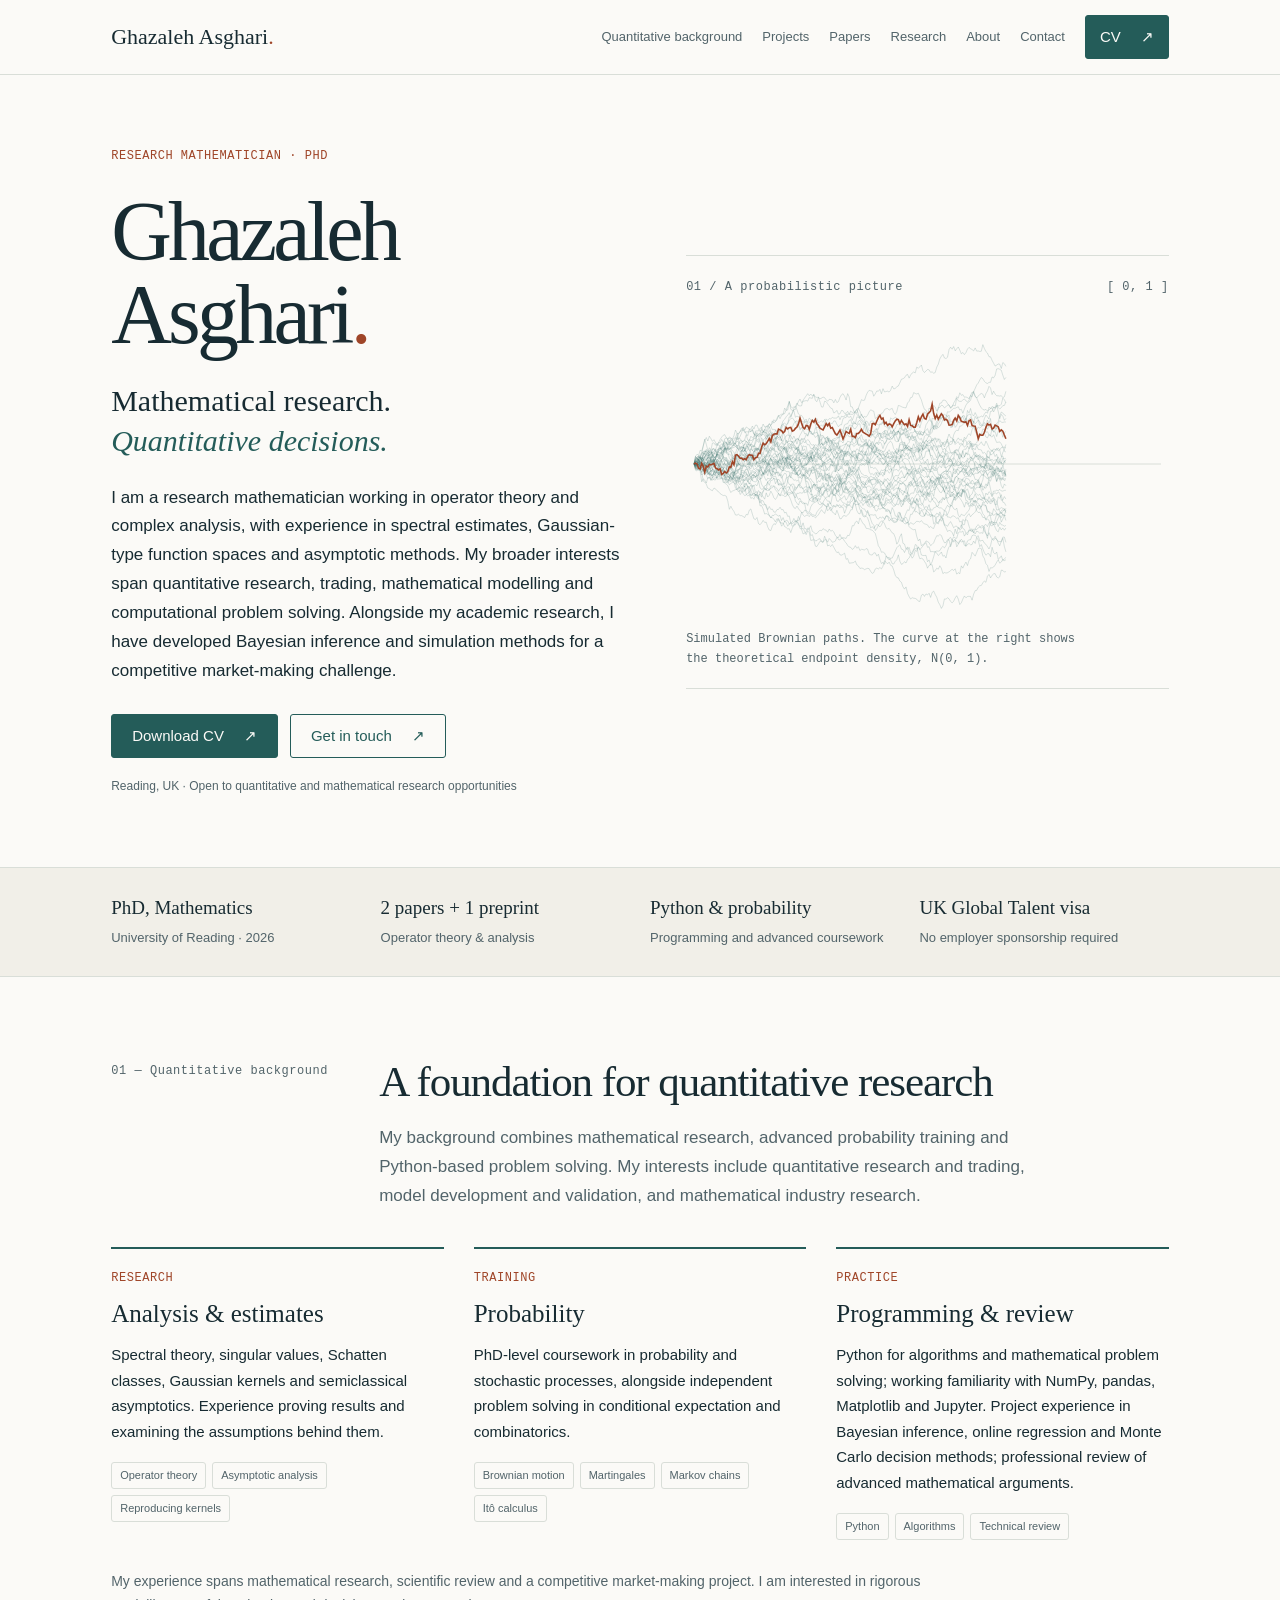
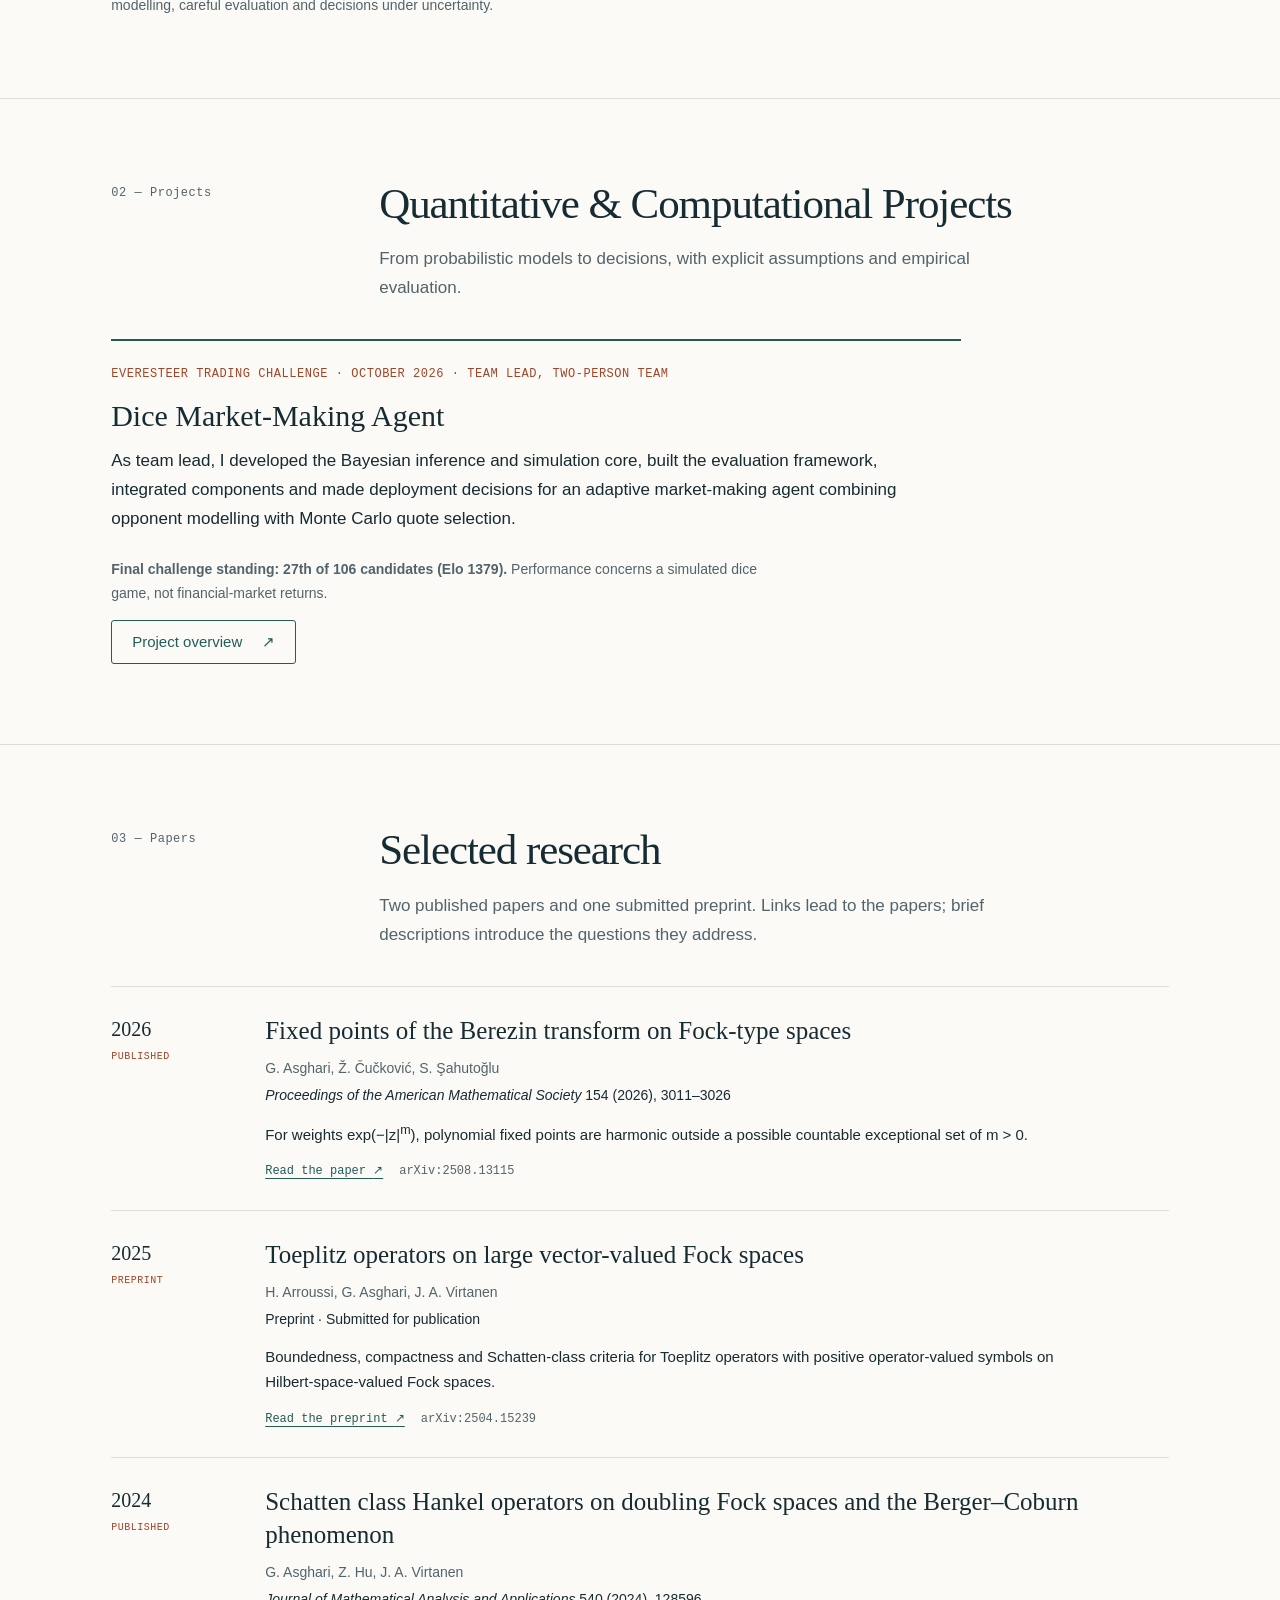
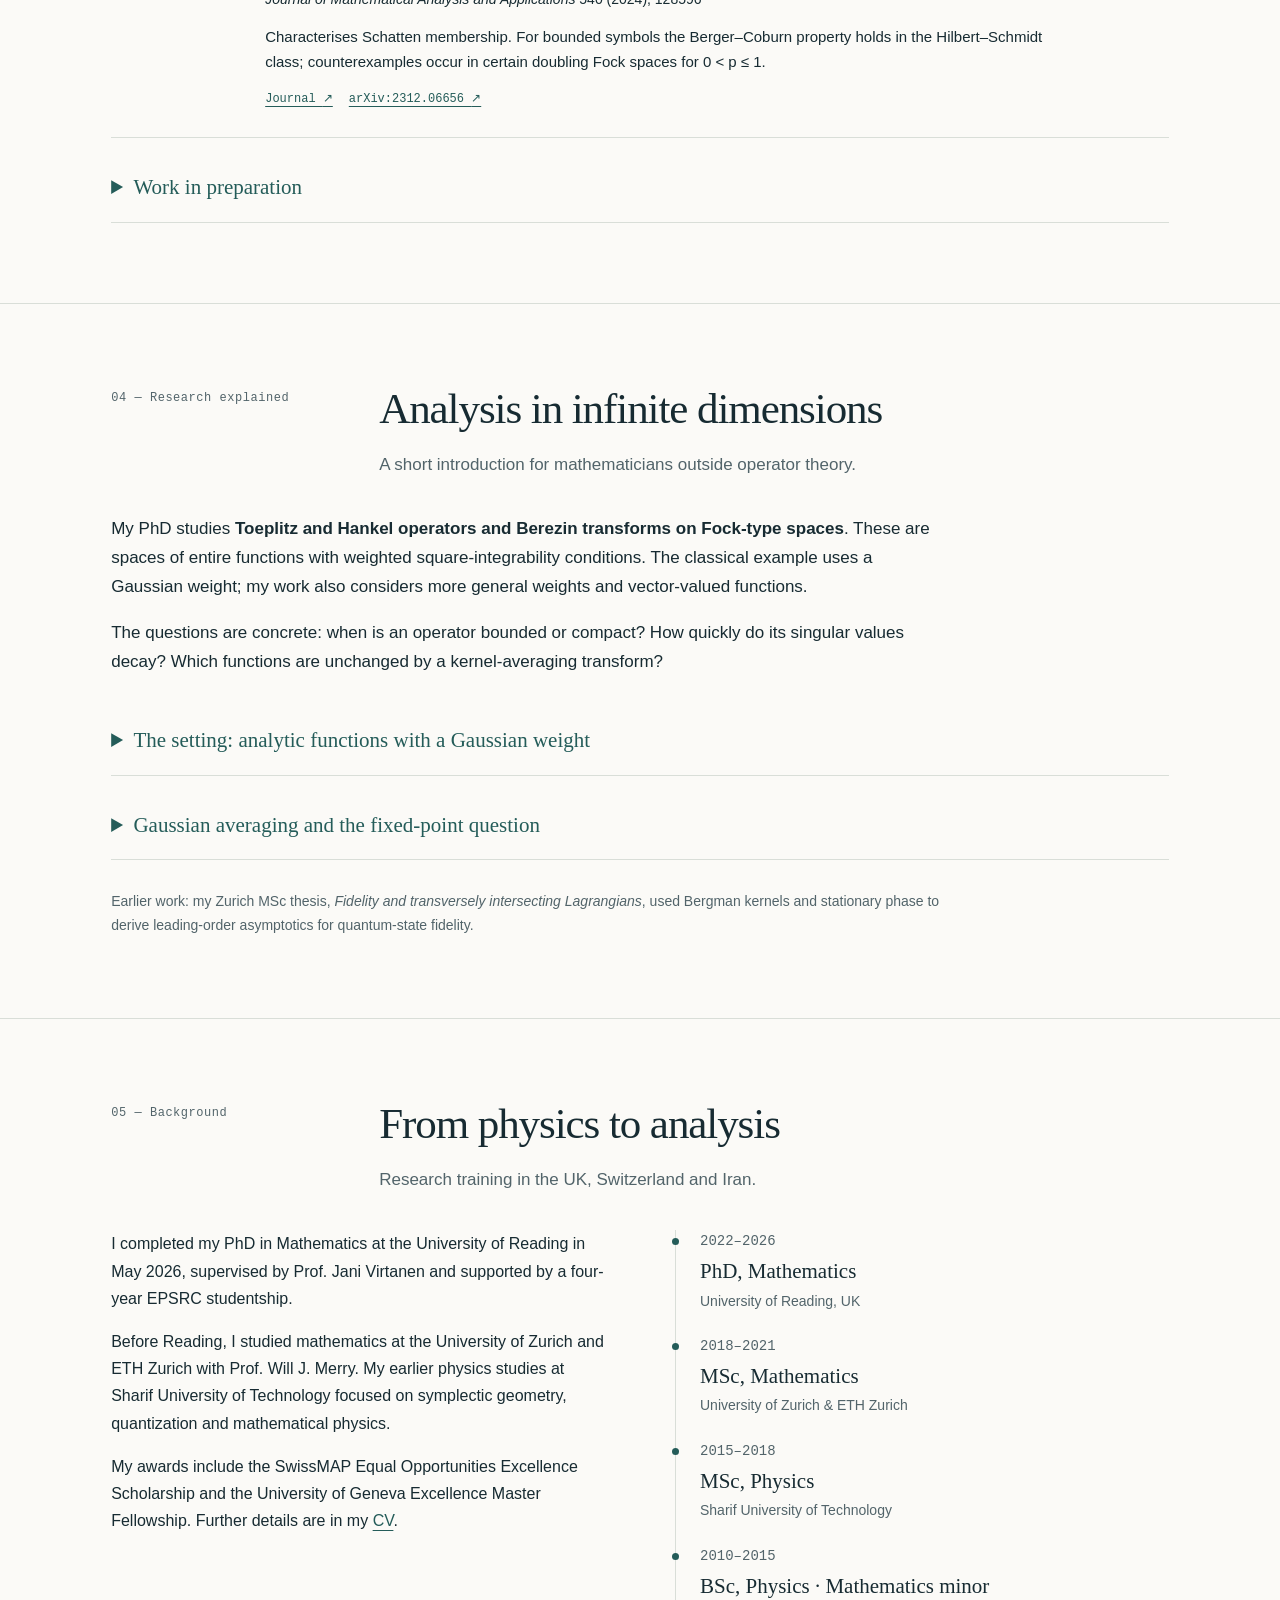
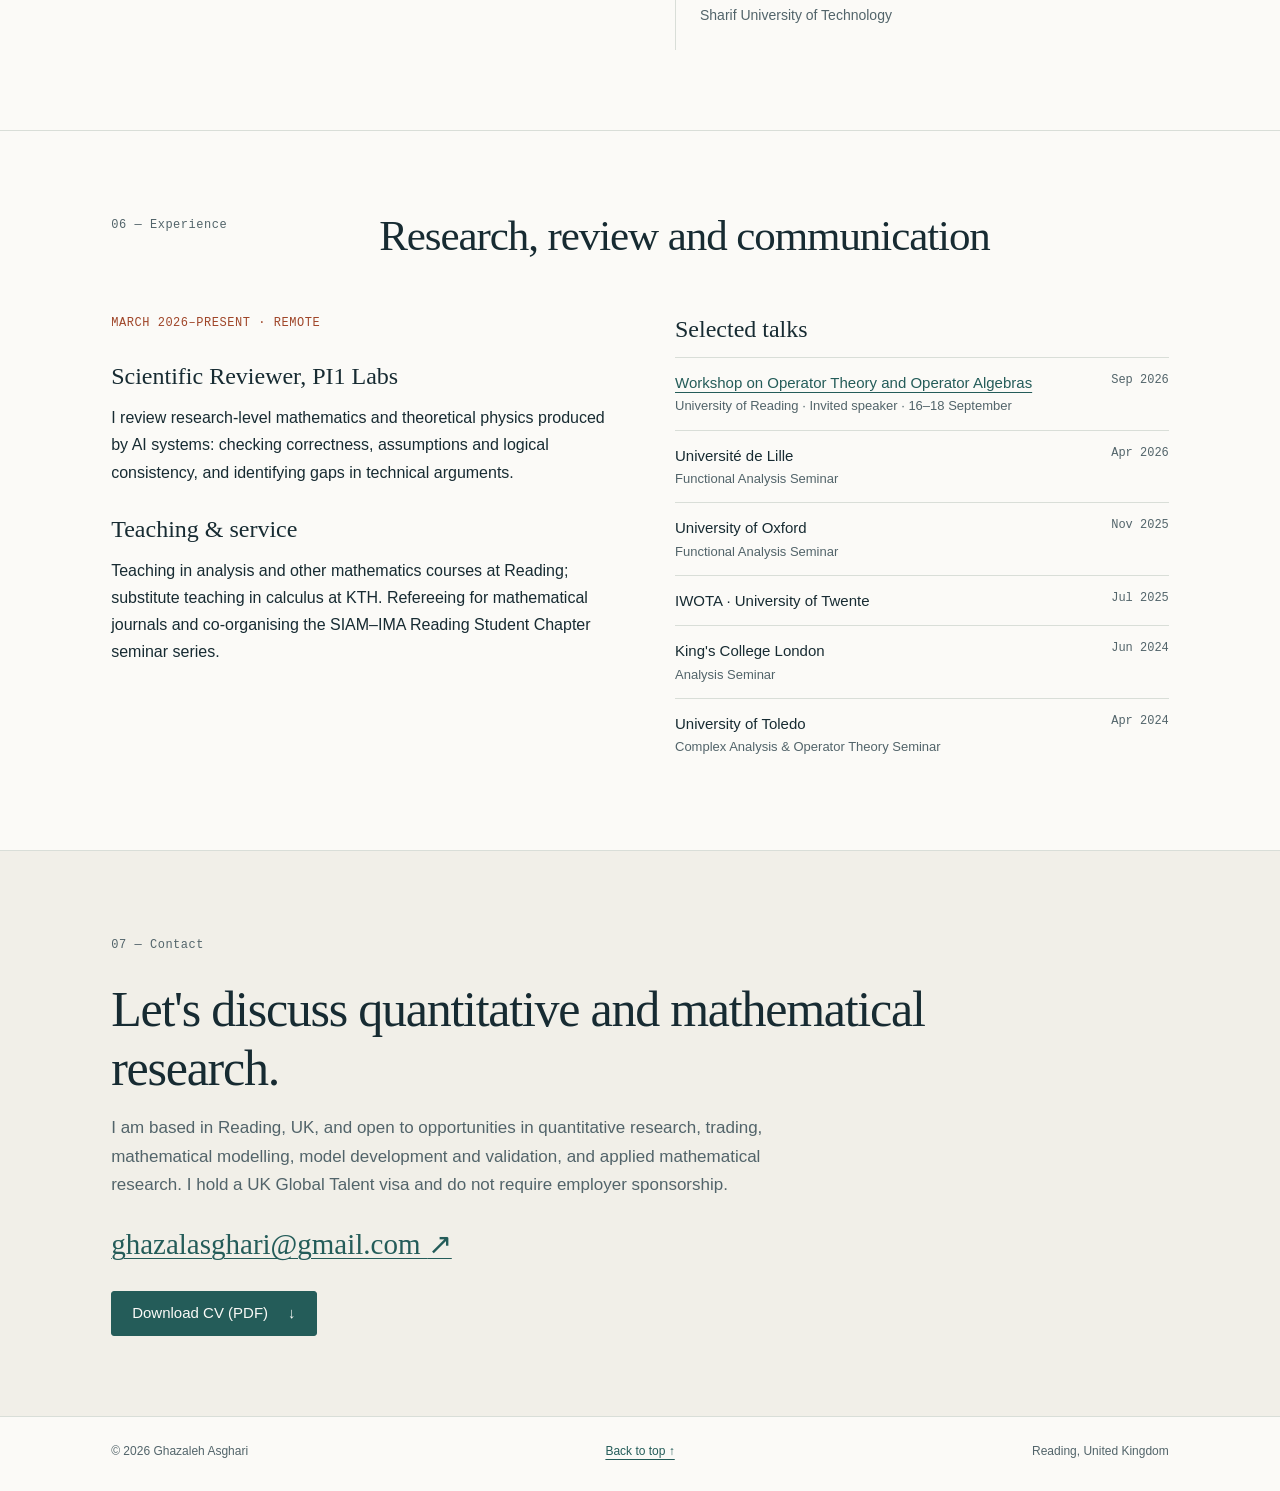
<file: index.html>
<!doctype html>
<html lang="en">
<head>
  <meta charset="utf-8">
  <meta name="viewport" content="width=device-width, initial-scale=1">
  <meta name="color-scheme" content="light dark">
  <title>Ghazaleh Asghari | Quantitative Research &amp; Mathematical Modelling</title>
  <meta name="description" content="Ghazaleh Asghari, PhD. Mathematical research, quantitative modelling and computational projects. Publications, a Bayesian market-making case study and downloadable CV.">
  <meta property="og:title" content="Ghazaleh Asghari | Research Mathematician">
  <meta property="og:description" content="Mathematical research, quantitative decisions and computational problem solving. Explore publications and projects or download my CV.">
  <meta property="og:type" content="website">
  <meta name="theme-color" content="#fbfaf7">
  <link rel="icon" href="assets/favicon.svg" type="image/svg+xml">
  <link rel="stylesheet" href="assets/style.css">
  <script defer src="assets/paths.js"></script>
</head>
<body>
<a class="skip-link" href="#main">Skip to content</a>
<header class="site-header">
  <div class="wrap">
    <a class="brand" href="#top">Ghazaleh Asghari<span class="brand-dot" aria-hidden="true">.</span></a>
    <nav class="nav" aria-label="Main navigation">
      <a href="#quant">Quantitative background</a>
      <a href="#projects">Projects</a>
      <a href="#publications">Papers</a>
      <a href="#research">Research</a>
      <a href="#about">About</a>
      <a href="#contact">Contact</a>
      <a class="btn" href="cv/Ghazaleh-Asghari-CV-Quantitative.pdf">CV <span aria-hidden="true">↗</span></a>
    </nav>
  </div>
</header>
<main id="main">
  <section class="hero" id="top" aria-labelledby="hero-title">
    <div class="wrap">
      <div>
        <p class="eyebrow">Research mathematician · PhD</p>
        <h1 id="hero-title">Ghazaleh<br>Asghari<span class="brand-dot">.</span></h1>
        <p class="hero-subtitle">Mathematical research.<br><em>Quantitative decisions.</em></p>
        <p class="lead">I am a research mathematician working in operator theory and complex analysis, with experience in spectral estimates, Gaussian-type function spaces and asymptotic methods. My broader interests span quantitative research, trading, mathematical modelling and computational problem solving. Alongside my academic research, I have developed Bayesian inference and simulation methods for a competitive market-making challenge.</p>
        <div class="actions">
          <a class="btn" href="cv/Ghazaleh-Asghari-CV-Quantitative.pdf" download>Download CV <span aria-hidden="true">↗</span></a>
          <a class="btn ghost" href="mailto:ghazalasghari@gmail.com">Get in touch <span aria-hidden="true">↗</span></a>
        </div>
        <p class="hero-note">Reading, UK · Open to quantitative and mathematical research opportunities</p>
      </div>
      <figure class="hero-figure">
        <div class="figure-label"><span>01 / A probabilistic picture</span><span aria-hidden="true">[ 0, 1 ]</span></div>
        <canvas id="paths" role="img" aria-label="Illustrative simulated Brownian paths from time zero to one, beside their theoretical standard normal endpoint density.">An illustration of simulated Brownian paths with the standard normal density at time one.</canvas>
        <figcaption>Simulated Brownian paths. The curve at the right shows the theoretical endpoint density, N(0, 1).</figcaption>
      </figure>
    </div>
  </section>
  <div class="facts" aria-label="At a glance">
    <ul>
      <li><strong>PhD, Mathematics</strong>University of Reading · 2026</li>
      <li><strong>2 papers + 1 preprint</strong>Operator theory &amp; analysis</li>
      <li><strong>Python &amp; probability</strong>Programming and advanced coursework</li>
      <li><strong>UK Global Talent visa</strong>No employer sponsorship required</li>
    </ul>
  </div>

  <section class="block" id="quant" aria-labelledby="quant-title">
    <div class="wrap">
      <div class="section-head">
        <p class="num">01 — Quantitative background</p>
        <div><h2 id="quant-title">A foundation for quantitative research</h2><p>My background combines mathematical research, advanced probability training and Python-based problem solving. My interests include quantitative research and trading, model development and validation, and mathematical industry research.</p></div>
      </div>
      <div class="skills">
        <article><p class="k">Research</p><h3>Analysis &amp; estimates</h3><p>Spectral theory, singular values, Schatten classes, Gaussian kernels and semiclassical asymptotics. Experience proving results and examining the assumptions behind them.</p><div class="tags"><span>Operator theory</span><span>Asymptotic analysis</span><span>Reproducing kernels</span></div></article>
        <article><p class="k">Training</p><h3>Probability</h3><p>PhD-level coursework in probability and stochastic processes, alongside independent problem solving in conditional expectation and combinatorics.</p><div class="tags"><span>Brownian motion</span><span>Martingales</span><span>Markov chains</span><span>Itô calculus</span></div></article>
        <article><p class="k">Practice</p><h3>Programming &amp; review</h3><p>Python for algorithms and mathematical problem solving; working familiarity with NumPy, pandas, Matplotlib and Jupyter. Project experience in Bayesian inference, online regression and Monte Carlo decision methods; professional review of advanced mathematical arguments.</p><div class="tags"><span>Python</span><span>Algorithms</span><span>Technical review</span></div></article>
      </div>
      <p class="section-note">My experience spans mathematical research, scientific review and a competitive market-making project. I am interested in rigorous modelling, careful evaluation and decisions under uncertainty.</p>
    </div>
  </section>

  <section class="block" id="projects" aria-labelledby="projects-title">
    <div class="wrap">
      <div class="section-head"><p class="num">02 — Projects</p><div><h2 id="projects-title">Quantitative &amp; Computational Projects</h2><p>From probabilistic models to decisions, with explicit assumptions and empirical evaluation.</p></div></div>
      <article class="project-card">
        <p class="k">Everesteer Trading Challenge · October 2026 · Team lead, two-person team</p>
        <h3><a href="dice-market-making.html">Dice Market-Making Agent</a></h3>
        <p>As team lead, I developed the Bayesian inference and simulation core, built the evaluation framework, integrated components and made deployment decisions for an adaptive market-making agent combining opponent modelling with Monte Carlo quote selection.</p>
        <p class="project-result"><strong>Final challenge standing: 27th of 106 candidates (Elo 1379).</strong> Performance concerns a simulated dice game, not financial-market returns.</p>
        <a class="btn ghost" href="dice-market-making.html">Project overview <span aria-hidden="true">↗</span></a>
      </article>
    </div>
  </section>

  <section class="block" id="publications" aria-labelledby="papers-title">
    <div class="wrap">
      <div class="section-head"><p class="num">03 — Papers</p><div><h2 id="papers-title">Selected research</h2><p>Two published papers and one submitted preprint. Links lead to the papers; brief descriptions introduce the questions they address.</p></div></div>
      <ol class="pubs">
        <li><div class="yr">2026<span class="paper-status">Published</span></div><div>
          <h3>Fixed points of the Berezin transform on Fock-type spaces</h3>
          <p class="a">G. Asghari, Ž. Čučković, S. Şahutoğlu</p>
          <p class="v"><i>Proceedings of the American Mathematical Society</i> 154 (2026), 3011–3026</p>
          <p class="d">For weights exp(−|z|<sup>m</sup>), polynomial fixed points are harmonic outside a possible countable exceptional set of m &gt; 0.</p>
          <div class="links"><a href="https://arxiv.org/abs/2508.13115">Read the paper <span aria-hidden="true">↗</span><span class="sr-only">: Fixed points of the Berezin transform</span></a><span>arXiv:2508.13115</span></div>
        </div></li>
        <li><div class="yr">2025<span class="paper-status">Preprint</span></div><div>
          <h3>Toeplitz operators on large vector-valued Fock spaces</h3>
          <p class="a">H. Arroussi, G. Asghari, J. A. Virtanen</p><p class="v">Preprint · Submitted for publication</p>
          <p class="d">Boundedness, compactness and Schatten-class criteria for Toeplitz operators with positive operator-valued symbols on Hilbert-space-valued Fock spaces.</p>
          <div class="links"><a href="https://arxiv.org/abs/2504.15239">Read the preprint <span aria-hidden="true">↗</span></a><span>arXiv:2504.15239</span></div>
        </div></li>
        <li><div class="yr">2024<span class="paper-status">Published</span></div><div>
          <h3>Schatten class Hankel operators on doubling Fock spaces and the Berger–Coburn phenomenon</h3>
          <p class="a">G. Asghari, Z. Hu, J. A. Virtanen</p><p class="v"><i>Journal of Mathematical Analysis and Applications</i> 540 (2024), 128596</p>
          <p class="d">Characterises Schatten membership. For bounded symbols the Berger–Coburn property holds in the Hilbert–Schmidt class; counterexamples occur in certain doubling Fock spaces for 0 &lt; p ≤ 1.</p>
          <div class="links"><a href="https://doi.org/10.1016/j.jmaa.2024.128596">Journal <span aria-hidden="true">↗</span></a><a href="https://arxiv.org/abs/2312.06656">arXiv:2312.06656 <span aria-hidden="true">↗</span></a></div>
        </div></li>
      </ol>
      <details class="research-detail"><summary>Work in preparation</summary><div class="detail-body"><p><strong>Toeplitz operators on large Banach vector-valued Fock spaces.</strong> Sole-authored manuscript extending the setting to Banach and quasi-Banach spaces.</p><p><strong>Sarason's conjecture on doubling Fock spaces.</strong> With S. Miihkinen and J. A. Virtanen; work on bounded products of Toeplitz operators.</p></div></details>
    </div>
  </section>

  <section class="block" id="research" aria-labelledby="research-title">
    <div class="wrap">
      <div class="section-head"><p class="num">04 — Research explained</p><div><h2 id="research-title">Analysis in infinite dimensions</h2><p>A short introduction for mathematicians outside operator theory.</p></div></div>
      <div class="research-intro"><p>My PhD studies <strong>Toeplitz and Hankel operators and Berezin transforms on Fock-type spaces</strong>. These are spaces of entire functions with weighted square-integrability conditions. The classical example uses a Gaussian weight; my work also considers more general weights and vector-valued functions.</p><p>The questions are concrete: when is an operator bounded or compact? How quickly do its singular values decay? Which functions are unchanged by a kernel-averaging transform?</p></div>
      <details class="research-detail"><summary>The setting: analytic functions with a Gaussian weight</summary><div class="detail-body">
        <p>Write dA for ordinary planar Lebesgue measure. The classical Fock space consists of entire functions with finite norm:</p>
        <div class="formula"><math display="block" aria-label="The squared norm of f equals one over pi times the integral over the complex plane of the squared absolute value of f of z times e to the minus absolute z squared, with respect to planar area, and is finite."><mrow><msup><mrow><mo>‖</mo><mi>f</mi><mo>‖</mo></mrow><mn>2</mn></msup><mo>=</mo><mfrac><mn>1</mn><mi>π</mi></mfrac><msub><mo>∫</mo><mi>ℂ</mi></msub><msup><mrow><mo>|</mo><mi>f</mi><mo>(</mo><mi>z</mi><mo>)</mo><mo>|</mo></mrow><mn>2</mn></msup><msup><mi>e</mi><mrow><mo>−</mo><msup><mrow><mo>|</mo><mi>z</mi><mo>|</mo></mrow><mn>2</mn></msup></mrow></msup><mi>dA</mi><mo>(</mo><mi>z</mi><mo>)</mo><mo>&lt;</mo><mi>∞</mi><mo>.</mo></mrow></math></div>
        <p>For a bounded symbol f, multiplication takes an analytic function g into the ambient weighted L² space. If P is the orthogonal projection onto the Fock space, the Toeplitz operator is T<sub>f</sub>g = P(fg), and the Hankel operator is H<sub>f</sub>g = (I − P)(fg). The first keeps the analytic part; the second measures the remainder.</p>
        <p>A compact operator is in the Schatten class S<sub>p</sub>, for 0 &lt; p &lt; ∞, when the p-th powers of its singular values have finite sum. My <a href="https://arxiv.org/abs/2312.06656">2024 paper</a> connects this condition for Hankel operators to local approximation of their symbols by analytic functions.</p>
      </div></details>
      <details class="research-detail"><summary>Gaussian averaging and the fixed-point question</summary><div class="detail-body">
        <p>For a bounded measurable function f in the classical normalisation above, the Berezin transform is Gaussian averaging:</p>
        <div class="formula"><math display="block" aria-label="B f of z equals one over pi times the integral over the complex plane of f of w times e to the minus absolute z minus w squared, d A of w, equals the expectation of f of z plus W."><mrow><mi>Bf</mi><mo>(</mo><mi>z</mi><mo>)</mo><mo>=</mo><mfrac><mn>1</mn><mi>π</mi></mfrac><msub><mo>∫</mo><mi>ℂ</mi></msub><mi>f</mi><mo>(</mo><mi>w</mi><mo>)</mo><msup><mi>e</mi><mrow><mo>−</mo><msup><mrow><mo>|</mo><mi>z</mi><mo>−</mo><mi>w</mi><mo>|</mo></mrow><mn>2</mn></msup></mrow></msup><mi>dA</mi><mo>(</mo><mi>w</mi><mo>)</mo><mo>=</mo><mi>𝔼</mi><mo>[</mo><mi>f</mi><mo>(</mo><mi>z</mi><mo>+</mo><mi>W</mi><mo>)</mo><mo>]</mo><mo>.</mo></mrow></math></div>
        <p>Here W has density π<sup>−1</sup> exp(−|w|²); its real and imaginary parts are independent centred Gaussians of variance 1/2. This normalisation is the heat operator at time 1/4 for the ordinary planar Laplacian. The same integral is defined for polynomials, and harmonic polynomials are fixed points.</p>
        <p>Changing the weight changes the averaging kernel. Our <a href="https://arxiv.org/abs/2508.13115">fixed-point paper</a> asks when a polynomial unchanged by that transform must be harmonic; the parameter restriction is stated in the paper summary above.</p>
      </div></details>
      <p class="section-note">Earlier work: my Zurich MSc thesis, <i>Fidelity and transversely intersecting Lagrangians</i>, used Bergman kernels and stationary phase to derive leading-order asymptotics for quantum-state fidelity.</p>
    </div>
  </section>

  <section class="block" id="about" aria-labelledby="about-title">
    <div class="wrap">
      <div class="section-head"><p class="num">05 — Background</p><div><h2 id="about-title">From physics to analysis</h2><p>Research training in the UK, Switzerland and Iran.</p></div></div>
      <div class="two">
        <div class="prose"><p>I completed my PhD in Mathematics at the University of Reading in May 2026, supervised by Prof. Jani Virtanen and supported by a four-year EPSRC studentship.</p><p>Before Reading, I studied mathematics at the University of Zurich and ETH Zurich with Prof. Will J. Merry. My earlier physics studies at Sharif University of Technology focused on symplectic geometry, quantization and mathematical physics.</p><p>My awards include the SwissMAP Equal Opportunities Excellence Scholarship and the University of Geneva Excellence Master Fellowship. Further details are in my <a href="cv/Ghazaleh-Asghari-CV-Quantitative.pdf">CV</a>.</p></div>
        <ol class="timeline">
          <li><p class="when">2022–2026</p><h3>PhD, Mathematics</h3><p>University of Reading, UK</p></li>
          <li><p class="when">2018–2021</p><h3>MSc, Mathematics</h3><p>University of Zurich &amp; ETH Zurich</p></li>
          <li><p class="when">2015–2018</p><h3>MSc, Physics</h3><p>Sharif University of Technology</p></li>
          <li><p class="when">2010–2015</p><h3>BSc, Physics · Mathematics minor</h3><p>Sharif University of Technology</p></li>
        </ol>
      </div>
    </div>
  </section>

  <section class="block" id="experience" aria-labelledby="experience-title">
    <div class="wrap">
      <div class="section-head"><p class="num">06 — Experience</p><div><h2 id="experience-title">Research, review and communication</h2></div></div>
      <div class="two">
        <div class="prose"><p class="k">March 2026–present · Remote</p><h3>Scientific Reviewer, PI1 Labs</h3><p>I review research-level mathematics and theoretical physics produced by AI systems: checking correctness, assumptions and logical consistency, and identifying gaps in technical arguments.</p><h3>Teaching &amp; service</h3><p>Teaching in analysis and other mathematics courses at Reading; substitute teaching in calculus at KTH. Refereeing for mathematical journals and co-organising the SIAM–IMA Reading Student Chapter seminar series.</p></div>
        <div><h3>Selected talks</h3><ul class="plain">
          <li><span class="when">Sep 2026</span><a href="https://research.reading.ac.uk/pure-and-applied-analysis/ota2026/">Workshop on Operator Theory and Operator Algebras</a><small>University of Reading · Invited speaker · 16–18 September</small></li>
          <li><span class="when">Apr 2026</span>Université de Lille<small>Functional Analysis Seminar</small></li>
          <li><span class="when">Nov 2025</span>University of Oxford<small>Functional Analysis Seminar</small></li>
          <li><span class="when">Jul 2025</span>IWOTA · University of Twente</li>
          <li><span class="when">Jun 2024</span>King's College London<small>Analysis Seminar</small></li>
          <li><span class="when">Apr 2024</span>University of Toledo<small>Complex Analysis &amp; Operator Theory Seminar</small></li>
        </ul></div>
      </div>
    </div>
  </section>

  <section class="block contact" id="contact" aria-labelledby="contact-title">
    <div class="wrap"><p class="num">07 — Contact</p><h2 id="contact-title">Let's discuss quantitative and mathematical research.</h2><p>I am based in Reading, UK, and open to opportunities in quantitative research, trading, mathematical modelling, model development and validation, and applied mathematical research. I hold a UK Global Talent visa and do not require employer sponsorship.</p><a class="mail" href="mailto:ghazalasghari@gmail.com">ghazalasghari@gmail.com <span aria-hidden="true">↗</span></a><div class="actions"><a class="btn" href="cv/Ghazaleh-Asghari-CV-Quantitative.pdf" download>Download CV (PDF) <span aria-hidden="true">↓</span></a></div></div>
  </section>
</main>
<footer><div class="wrap"><span>© 2026 Ghazaleh Asghari</span><a href="#top">Back to top ↑</a><span>Reading, United Kingdom</span></div></footer>
</body>
</html>
</file>
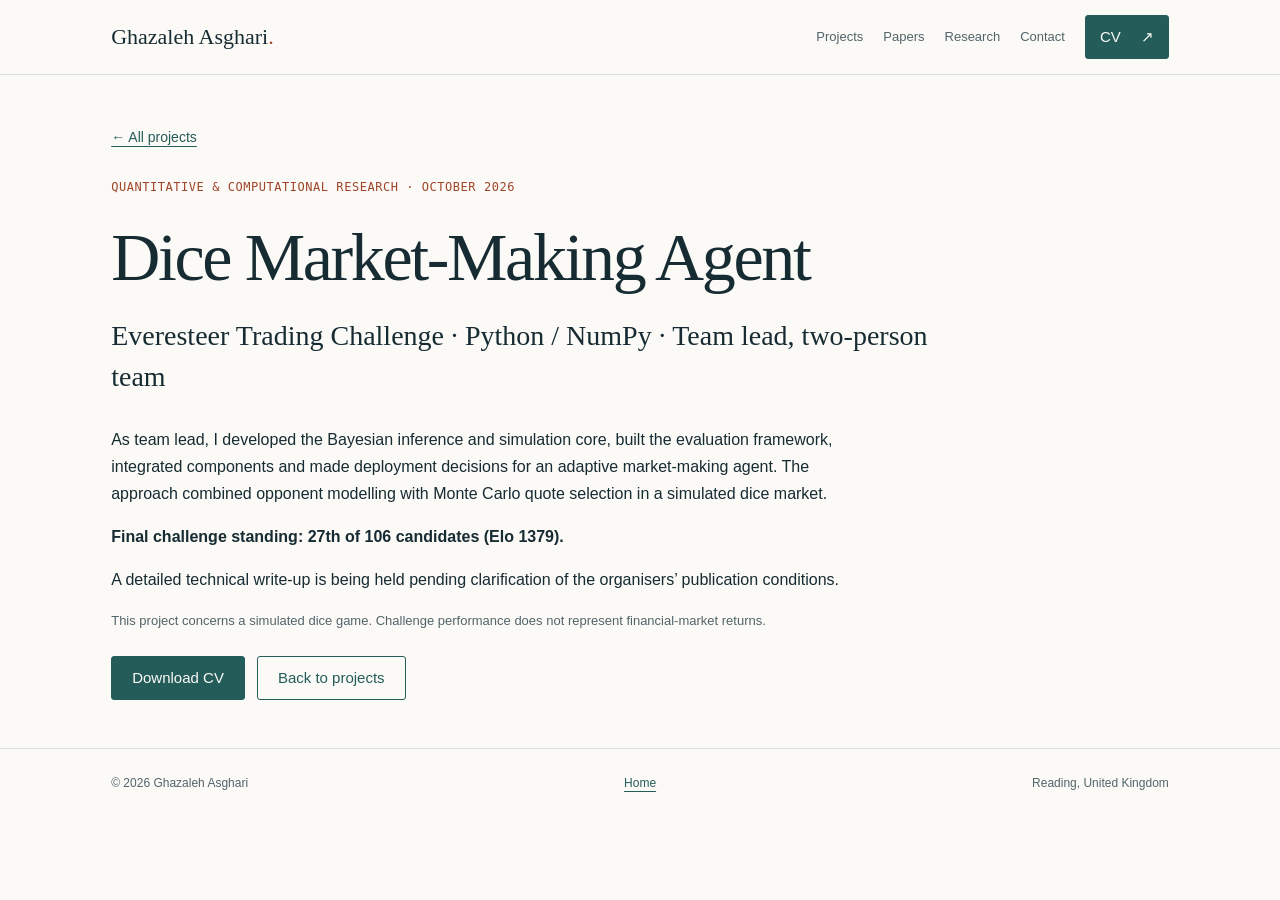
<file: dice-market-making.html>
<!doctype html>
<html lang="en">
<head>
  <meta charset="utf-8">
  <meta name="viewport" content="width=device-width, initial-scale=1">
  <meta name="color-scheme" content="light dark">
  <title>Dice Market-Making Agent | Ghazaleh Asghari</title>
  <meta name="description" content="A brief overview of a two-person market-making project, my contribution and final challenge standing.">
  <meta property="og:title" content="Dice Market-Making Agent | Ghazaleh Asghari">
  <meta property="og:description" content="An adaptive Bayesian market-making project with opponent modelling and Monte Carlo quote selection.">
  <meta property="og:type" content="website">
  <meta name="theme-color" content="#fbfaf7">
  <link rel="icon" href="assets/favicon.svg" type="image/svg+xml">
  <link rel="stylesheet" href="assets/style.css">
</head>
<body>
<a class="skip-link" href="#main">Skip to content</a>
<header class="site-header"><div class="wrap">
  <a class="brand" href="index.html">Ghazaleh Asghari<span class="brand-dot" aria-hidden="true">.</span></a>
  <nav class="nav" aria-label="Main navigation">
    <a href="index.html#projects">Projects</a><a href="index.html#publications">Papers</a><a href="index.html#research">Research</a><a href="index.html#contact">Contact</a>
    <a class="btn" href="cv/Ghazaleh-Asghari-CV-Quantitative.pdf">CV <span aria-hidden="true">↗</span></a>
  </nav>
</div></header>
<main id="main" class="project-page">
  <section class="project-hero"><div class="wrap">
    <a class="back-link" href="index.html#projects">← All projects</a>
    <p class="eyebrow">Quantitative &amp; computational research · October 2026</p>
    <h1>Dice Market-Making Agent</h1>
    <p class="project-deck">Everesteer Trading Challenge · Python / NumPy · Team lead, two-person team</p>
    <div class="project-prose">
      <p>As team lead, I developed the Bayesian inference and simulation core, built the evaluation framework, integrated components and made deployment decisions for an adaptive market-making agent. The approach combined opponent modelling with Monte Carlo quote selection in a simulated dice market.</p>
      <p><strong>Final challenge standing: 27th of 106 candidates (Elo 1379).</strong></p>
      <p>A detailed technical write-up is being held pending clarification of the organisers’ publication conditions.</p>
    </div>
    <p class="project-caveat">This project concerns a simulated dice game. Challenge performance does not represent financial-market returns.</p>
    <div class="actions project-bottom"><a class="btn" href="cv/Ghazaleh-Asghari-CV-Quantitative.pdf">Download CV</a><a class="btn ghost" href="index.html#projects">Back to projects</a></div>
  </div></section>
</main>
<footer><div class="wrap"><span>© 2026 Ghazaleh Asghari</span><a href="index.html">Home</a><span>Reading, United Kingdom</span></div></footer>
</body>
</html>
</file>
<file: assets/style.css>
/* Ghazaleh Asghari: an editorial research portfolio, with no external dependencies. */
:root {
  color-scheme:light dark;
  --paper:#fbfaf7;
  --paper-2:#f1efe8;
  --ink:#172b32;
  --muted:#52646a;
  --rule:#d9ded8;
  --accent:#245c59;
  --accent-soft:#e6efea;
  --warm:#9f4528;
  --serif:Georgia,"Times New Roman",serif;
  --sans:"Segoe UI",Arial,sans-serif;
  --mono:Consolas,monospace;
  --max:1160px;
  --gutter:clamp(20px,4vw,52px);
}

@media(prefers-color-scheme:dark) {
  :root {
    --paper:#131d22;
    --paper-2:#19272c;
    --ink:#e9eee9;
    --muted:#b1bdbb;
    --rule:#35484b;
    --accent:#a2d8c8;
    --accent-soft:#233c39;
    --warm:#f4ae88;
  }
}

* {
  box-sizing:border-box;
}

html {
  scroll-behavior:smooth;
  scroll-padding-top:110px;
}

body {
  margin:0;
  background:var(--paper);
  color:var(--ink);
  font:17px/1.7 var(--sans);
  -webkit-font-smoothing:antialiased;
}

a {
  color:var(--accent);
  text-underline-offset:4px;
  text-decoration-thickness:1px;
}

a:hover {
  text-decoration-thickness:2px;
}

a:focus-visible,summary:focus-visible {
  outline:3px solid var(--warm);
  outline-offset:5px;
}

p {
  margin:0 0 1em;
}

.wrap {
  max-width:var(--max);
  margin:auto;
  padding:0 var(--gutter);
}

h1,h2,h3 {
  font-family:var(--serif);
  font-weight:400;
}

h2 {
  font-size:clamp(30px,3.5vw,43px);
  line-height:1.18;
  letter-spacing:-.025em;
  margin:0 0 16px;
}

h3 {
  font-size:24px;
  line-height:1.3;
  margin:0 0 12px;
}

.sr-only {
  position:absolute;
  width:1px;
  height:1px;
  padding:0;
  margin:-1px;
  overflow:hidden;
  clip-path:inset(50%);
  white-space:nowrap;
}

.skip-link {
  position:absolute;
  left:16px;
  top:-100px;
  z-index:100;
  background:var(--paper);
  padding:12px;
}

.skip-link:focus {
  top:12px;
}

.brand-dot {
  color:var(--warm);
}

.site-header {
  position:sticky;
  top:0;
  z-index:10;
  background:var(--paper);
  border-bottom:1px solid var(--rule);
}

.site-header .wrap {
  display:flex;
  align-items:center;
  justify-content:space-between;
  min-height:74px;
  gap:20px;
}

.brand {
  font:22px var(--serif);
  color:var(--ink);
  text-decoration:none;
  white-space:nowrap;
}

.nav {
  display:flex;
  align-items:center;
  gap:20px;
  font-size:13px;
}

.nav a {
  padding:10px 0;
  text-decoration:none;
  color:var(--muted);
}

.nav a:hover {
  color:var(--accent);
}

.nav .btn {
  padding:8px 14px;
  color:var(--paper);
}

.btn {
  display:inline-flex;
  align-items:center;
  justify-content:center;
  gap:20px;
  min-height:44px;
  background:var(--accent);
  color:var(--paper);
  border:1px solid var(--accent);
  border-radius:3px;
  padding:10px 20px;
  font:500 15px/1.5 var(--sans);
  text-decoration:none;
}

.btn:hover {
  filter:brightness(1.1);
}

.btn.ghost {
  background:transparent;
  color:var(--accent);
}

.actions {
  display:flex;
  flex-wrap:wrap;
  gap:12px;
}

.hero {
  border-bottom:1px solid var(--rule);
}

.hero .wrap {
  display:grid;
  grid-template-columns:1.1fr 1fr;
  gap:44px;
  align-items:center;
  padding-top:72px;
  padding-bottom:70px;
}

.eyebrow,.k,.num,.figure-label {
  font:12px/1.6 var(--mono);
  letter-spacing:.045em;
}

.eyebrow,.k {
  color:var(--warm);
  text-transform:uppercase;
}

.eyebrow {
  margin-bottom:24px;
}

.hero h1 {
  font-size:clamp(57px,6.6vw,84px);
  line-height:.99;
  letter-spacing:-.045em;
  margin:0 0 24px;
}

.hero-subtitle {
  font:clamp(23px,2.4vw,30px)/1.35 var(--serif);
  margin-bottom:22px;
}

.hero-subtitle em {
  color:var(--accent);
}

.lead {
  font-size:17px;
  max-width:33em;
  margin-bottom:28px;
}

.hero-note {
  font-size:12px;
  color:var(--muted);
  margin:18px 0 0;
}

.hero-figure {
  min-width:0;
  width:100%;
  margin:0;
  padding:22px 0 18px;
  border-top:1px solid var(--rule);
  border-bottom:1px solid var(--rule);
}

.figure-label {
  display:flex;
  justify-content:space-between;
  gap:16px;
  color:var(--muted);
}

.hero-figure canvas {
  display:block;
  width:100%;
  height:310px;
  margin:12px 0 10px;
}

.hero-figure figcaption {
  max-width:34em;
  color:var(--muted);
  font:12px/1.7 var(--mono);
}

.facts {
  background:var(--paper-2);
  border-bottom:1px solid var(--rule);
}

.facts ul {
  max-width:var(--max);
  list-style:none;
  margin:0 auto;
  padding:27px var(--gutter);
  display:grid;
  grid-template-columns:repeat(4,1fr);
  gap:20px;
}

.facts li {
  font-size:13px;
  color:var(--muted);
}

.facts strong {
  display:block;
  font:19px/1.4 var(--serif);
  margin-bottom:6px;
  color:var(--ink);
}

.block {
  padding:80px 0;
  border-bottom:1px solid var(--rule);
}

.section-head {
  display:grid;
  grid-template-columns:230px 1fr;
  gap:38px;
  margin-bottom:36px;
}

.num {
  margin:5px 0 0;
  color:var(--muted);
}

.section-head p:not(.num) {
  color:var(--muted);
  max-width:39em;
  margin:0;
}

.skills {
  display:grid;
  grid-template-columns:repeat(3,1fr);
  gap:30px;
}

.skills article {
  border-top:2px solid var(--accent);
  padding-top:20px;
}

.skills h3 {
  font-size:25px;
}

.skills p:not(.k) {
  font-size:15px;
}

.skills .k {
  margin-bottom:10px;
}

.tags {
  display:flex;
  gap:6px;
  flex-wrap:wrap;
  margin-top:18px;
}

.tags span {
  font-size:11px;
  border:1px solid var(--rule);
  padding:3px 8px;
  border-radius:3px;
  color:var(--muted);
}

.section-note {
  font-size:14px;
  color:var(--muted);
  margin:30px 0 0;
  max-width:60em;
}

.pubs {
  list-style:none;
  margin:0;
  padding:0;
}

.pubs li {
  display:grid;
  grid-template-columns:130px 1fr;
  gap:24px;
  padding:28px 0;
  border-top:1px solid var(--rule);
}

.pubs li:last-child {
  border-bottom:1px solid var(--rule);
}

.yr {
  font:20px var(--serif);
  padding-top:3px;
}

.paper-status {
  display:block;
  font:10px var(--mono);
  text-transform:uppercase;
  letter-spacing:.05em;
  color:var(--warm);
  margin-top:10px;
}

.pubs h3 {
  font-size:25px;
  margin-bottom:10px;
  max-width:33em;
}

.pubs p {
  margin:0;
}

.pubs .a {
  font-size:14px;
  color:var(--muted);
}

.pubs .v {
  font-size:14px;
  margin-top:3px;
}

.pubs .d {
  font-size:15px;
  margin-top:12px;
  max-width:54em;
}

.links {
  display:flex;
  flex-wrap:wrap;
  gap:16px;
  font:12px/1.7 var(--mono);
  margin-top:14px;
  color:var(--muted);
}

.research-intro {
  max-width:49em;
  margin-bottom:30px;
}

.research-detail {
  border-bottom:1px solid var(--rule);
  margin-top:16px;
}

.research-detail summary {
  cursor:pointer;
  padding:16px 0;
  font-family:var(--serif);
  font-size:21px;
  color:var(--accent);
}

.research-detail[open] summary {
  margin-bottom:10px;
}

.detail-body {
  max-width:49em;
  padding-bottom:12px;
  font-size:16px;
}

.formula {
  padding:20px 14px;
  background:var(--accent-soft);
  margin:20px 0;
  overflow-x:auto;
}

.formula math {
  font-size:1.1em;
  min-width:max-content;
  margin:auto;
}

.two {
  display:grid;
  grid-template-columns:1fr 1fr;
  gap:70px;
}

.two>* {
  min-width:0;
}

.prose {
  font-size:16px;
}

.prose h3:not(:first-child) {
  margin-top:28px;
}

.timeline {
  list-style:none;
  margin:0;
  padding:0 0 0 24px;
  border-left:1px solid var(--rule);
}

.timeline li {
  position:relative;
  padding-bottom:22px;
}

.timeline li::before {
  content:"";
  position:absolute;
  width:7px;
  height:7px;
  left:-28px;
  top:8px;
  border-radius:100%;
  background:var(--accent);
}

.timeline p {
  margin:0;
  font-size:14px;
  color:var(--muted);
}

.timeline h3 {
  font-size:21px;
  margin:4px 0;
}

.when {
  font:12px/1.7 var(--mono);
  color:var(--muted);
}

.plain {
  list-style:none;
  margin:0;
  padding:0;
}

.plain li {
  padding:12px 0;
  border-top:1px solid var(--rule);
  font-size:15px;
}

.plain .when {
  float:right;
  margin-left:12px;
}

.plain small {
  display:block;
  color:var(--muted);
  font-size:13px;
}

.contact {
  background:var(--paper-2);
}

.contact .num {
  margin-bottom:24px;
}

.contact h2 {
  max-width:17em;
  font-size:clamp(32px,4vw,50px);
}

.contact p:not(.num) {
  color:var(--muted);
  max-width:40em;
}

.mail {
  display:inline-block;
  max-width:100%;
  overflow-wrap:anywhere;
  font:clamp(19px,2.8vw,29px) var(--serif);
  margin:10px 0 30px;
}

footer {
  padding:24px 0 30px;
  color:var(--muted);
  font-size:12px;
}

footer .wrap {
  display:flex;
  gap:20px;
  justify-content:space-between;
  flex-wrap:wrap;
}

@media(max-width:1000px) {
  .nav {
    gap:13px;
  }
  .nav a:first-child {
    display:none;
  }
  .hero .wrap {
    gap:28px;
  }
  .section-head {
    grid-template-columns:190px 1fr;
  }
}

@media(max-width:760px) {
  html {
    scroll-padding-top:130px;
  }
  .site-header .wrap {
    flex-wrap:wrap;
    gap:0;
    padding-top:14px;
    padding-bottom:10px;
  }
  .brand {
    width:100%;
    margin-bottom:8px;
  }
  .nav {
    width:100%;
    gap:20px;
    overflow-x:auto;
  }
  .nav a {
    flex-shrink:0;
  }
  .nav a:first-child {
    display:block;
  }
  .nav .btn {
    margin-left:auto;
  }
  .hero .wrap {
    grid-template-columns:1fr;
    padding-top:42px;
    padding-bottom:40px;
    gap:38px;
  }
  .hero h1 {
    font-size:70px;
  }
  .hero-figure canvas {
    height:230px;
  }
  .hero-figure {
    max-width:540px;
  }
  .facts ul {
    grid-template-columns:1fr 1fr;
    gap:24px;
  }
  .block {
    padding:50px 0;
  }
  .section-head {
    grid-template-columns:1fr;
    gap:12px;
  }
  .skills {
    grid-template-columns:1fr;
    gap:25px;
  }
  .two {
    grid-template-columns:1fr;
    gap:30px;
  }
  .pubs li {
    grid-template-columns:65px 1fr;
    gap:16px;
  }
  .pubs h3 {
    font-size:22px;
  }
  .paper-status {
    font-size:9px;
  }
  .formula math {
    font-size:.95em;
  }
}

@media(max-width:380px) {
  .hero h1 {
    font-size:60px;
  }
  .facts strong {
    font-size:17px;
  }
  .pubs li {
    grid-template-columns:1fr;
    gap:12px;
  }
  .yr {
    display:flex;
    align-items:center;
    gap:12px;
  }
  .paper-status {
    margin:0;
  }
}

@media(prefers-reduced-motion:reduce) {
  html {
    scroll-behavior:auto;
  }
  *,*::before,*::after {
    animation:none!important;
    transition:none!important;
  }
}

@media print {
  .site-header,.skip-link,.hero-figure,.actions,footer {
    display:none;
  }
  body {
    font-size:11pt;
    background:white;
    color:black;
  }
  .hero .wrap,.section-head,.two {
    display:block;
  }
  .hero h1 {
    font-size:36pt;
  }
  .block,.hero .wrap {
    padding:20px 0;
  }
  details:not([open]) {
    display:none;
  }
  .facts ul {
    grid-template-columns:repeat(2,1fr);
  }
  .pubs li,.skills article {
    break-inside:avoid;
  }
}

.nav {
  min-width:0;
}

.hero .wrap>* {
  min-width:0;
}

/* Project additions reuse the portfolio's type, colour and spacing system. */
.project-card { max-width:850px; border-top:2px solid var(--accent); padding-top:24px; }
.project-card h3 { font-size:30px; }
.project-card h3 a { color:var(--ink); text-decoration:none; }
.project-card p { max-width:49em; }
.project-result { margin-top:24px; font-size:14px; color:var(--muted); }
.project-hero { padding:48px 0; border-bottom:1px solid var(--rule); }
.back-link { display:inline-block; margin-bottom:28px; font-size:14px; }
.project-hero h1 { font-size:clamp(40px,6vw,68px); line-height:1.08; letter-spacing:-.035em; margin:0 0 22px; max-width:15em; }
.project-deck { font:clamp(21px,2.7vw,28px)/1.45 var(--serif); max-width:30em; }
.project-facts { display:grid; grid-template-columns:repeat(3,1fr); gap:24px; margin:30px 0 20px; max-width:850px; }
.project-facts dt { font:11px/1.6 var(--mono); text-transform:uppercase; color:var(--muted); }
.project-facts dd { margin:6px 0 0; font:19px/1.4 var(--serif); }
.project-caveat { font-size:13px; color:var(--muted); max-width:65em; margin-bottom:0; }
.project-layout { display:grid; grid-template-columns:195px minmax(0,1fr); gap:55px; align-items:start; padding-top:52px; padding-bottom:65px; }
.project-contents { position:sticky; top:110px; font-size:13px; }
.project-contents ol { padding-left:19px; }
.project-contents li { margin-bottom:10px; }
.project-contents a { text-decoration:none; }
.project-prose { max-width:750px; min-width:0; }
.project-prose section { padding-bottom:36px; margin-bottom:36px; border-bottom:1px solid var(--rule); scroll-margin-top:110px; }
.project-prose .num { margin-bottom:14px; }
.project-prose h2 { font-size:clamp(28px,3.4vw,38px); }
.project-prose h3 { margin-top:30px; font-size:25px; }
.project-prose p { font-size:16px; }
.project-prose code { font:12px/1.6 var(--mono); overflow-wrap:anywhere; }
.decision-flow { margin:28px 0 0; }
.decision-flow ol { list-style:none; padding:0; margin:0; display:grid; grid-template-columns:repeat(5,minmax(0,1fr)); gap:8px; }
.decision-flow li { border-top:2px solid var(--accent); background:var(--accent-soft); padding:12px 10px; }
.decision-flow strong { display:block; font:16px/1.3 var(--serif); }
.decision-flow span { display:block; font-size:11px; line-height:1.55; margin-top:10px; }
.decision-flow figcaption { font-size:12px; color:var(--muted); margin-top:12px; }
.table-scroll { overflow-x:auto; margin:26px 0; }
.table-scroll:focus-visible { outline:2px solid var(--accent); outline-offset:3px; }
.evidence-table { width:100%; min-width:530px; border-collapse:collapse; font-size:13px; line-height:1.65; }
.evidence-table caption { text-align:left; font-size:12px; color:var(--muted); padding-bottom:12px; }
.evidence-table th,.evidence-table td { text-align:left; vertical-align:top; border-bottom:1px solid var(--rule); padding:12px 10px; }
.evidence-table thead { background:var(--accent-soft); }
.evidence-table tbody th { font-weight:500; width:23%; }
.project-prose .evidence-notes p { color:var(--muted); font-size:13px; }
.project-bottom { margin-top:24px; }
@media(max-width:1100px) and (min-width:761px) {
  .site-header .wrap { gap:12px; }
  .nav { gap:11px; font-size:12px; }
  .brand { font-size:20px; }
}
@media(max-width:850px) {
  .project-layout { grid-template-columns:1fr; gap:25px; }
  .project-contents { position:static; border-bottom:1px solid var(--rule); padding-bottom:18px; }
  .project-contents ol { display:flex; flex-wrap:wrap; gap:8px 24px; list-style:none; padding:0; margin:0; }
  .project-contents li { margin:0; }
}
@media(max-width:600px) {
  .project-hero { padding:30px 0; }
  .project-facts { grid-template-columns:1fr; gap:15px; }
  .project-facts dd { margin-top:2px; }
  .decision-flow ol { grid-template-columns:1fr; }
  .decision-flow li { display:grid; grid-template-columns:80px 1fr; gap:15px; }
  .decision-flow span { margin:0; font-size:13px; }
  .project-prose section { scroll-margin-top:145px; }
}
@media print {
  .project-contents,.back-link,.project-bottom { display:none; }
  .project-layout { display:block; padding-top:20px; }
  .project-prose { max-width:none; }
  .project-prose section { margin-bottom:20px; padding-bottom:20px; }
  .project-hero { padding:20px 0; }
  .project-hero h1 { font-size:32pt; }
}
</file>
